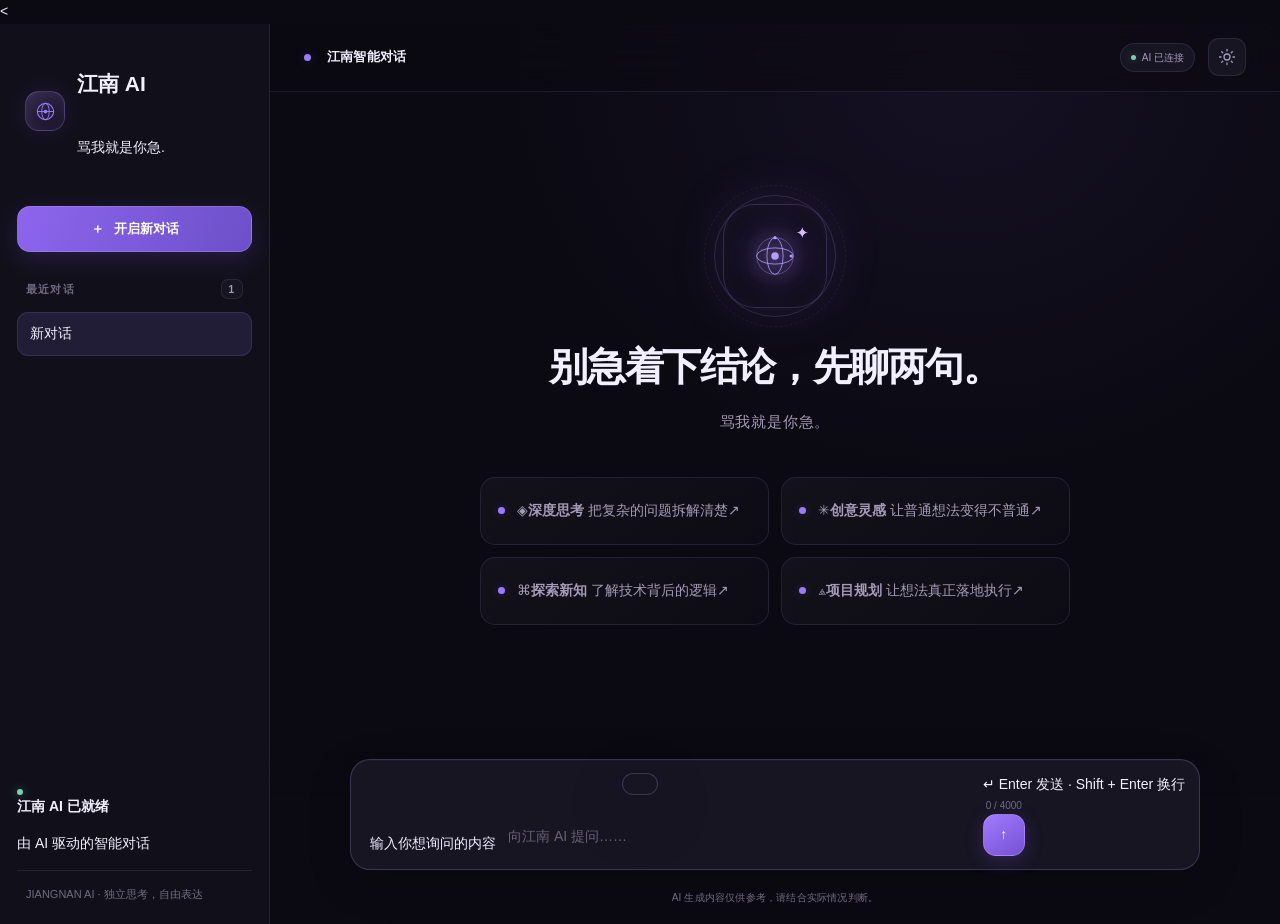
<file: index.html>
<
<head>
  <meta charset="UTF-8">
  <meta name="viewport" content="width=device-width, initial-scale=1.0">

  <!-- 网站基础信息 -->
  <title>江南 AI - 文明的AI助手</title>
  <meta name="description" content="江南 AI 是一款拥有独立人格与鲜明态度的 AI 智能对话助手，支持智能问答、学习辅助、创意交流和日常对话，打开网页即可体验。">

  <meta name="keywords" content="江南AI,江南人工智能,AI智能助手,人工智能对话,在线AI助手,智能问答,AI聊天">

  <meta name="author" content="江南 AI">
  <meta name="robots" content="index, follow">
  <meta name="theme-color" content="#0b0a12">
  <meta name="color-scheme" content="dark light">

  <!-- 搜索结果及社交分享信息 -->
  <meta property="og:type" content="website">
  <meta property="og:title" content="江南 AI - 文明的AI助手">
  <meta property="og:description" content="不止于回答，拥有独立思考与鲜明个性的 AI 对话助手。">
  <meta property="og:url" content="https://zhujianian19521636740-hash.github.io/JiangNan-ai/">
  <meta property="og:site_name" content="江南 AI">

  <!-- 网站地址 -->
  <link rel="canonical" href="https://zhujianian19521636740-hash.github.io/JiangNan-ai/">

  <!-- 网站图标 -->
  <link rel="icon" href="favicon.ico">

  <!-- 网站样式 -->
  <link rel="stylesheet" href="style.css">
</head>

<body>

  <div class="app" id="app">

    <!-- 左侧侧边栏 -->
    <aside class="sidebar" id="sidebar">

      <!-- 品牌区域 -->
      <div class="brand">

        <div class="brand-logo" aria-label="江南 AI 标志">
          <svg viewBox="0 0 40 40" width="28" height="28" fill="none" aria-hidden="true">
            <circle cx="20" cy="20" r="13" stroke="currentColor" stroke-width="1.7"/>
            <ellipse cx="20" cy="20" rx="6" ry="13" stroke="currentColor" stroke-width="1.5"/>
            <path d="M7 20H33" stroke="currentColor" stroke-width="1.5"/>
            <circle cx="20" cy="20" r="3" fill="currentColor"/>
          </svg>
        </div>

        <div class="brand-copy">
          <h1>江南 AI</h1>
          <p>骂我就是你急.</p>
        </div>

        <button
          class="icon-button sidebar-close"
          id="closeSidebar"
          type="button"
          aria-label="关闭侧边栏"
        >
          ×
        </button>

      </div>

      <!-- 新建对话 -->
      <button class="new-chat-button" id="newChatButton" type="button">
        <span class="plus-icon">＋</span>
        <span>开启新对话</span>
      </button>

      <!-- 历史记录 -->
      <div class="history-heading">
        <span>最近对话</span>
        <span class="history-count" id="historyCount">0</span>
      </div>

      <div class="history-list" id="historyList"></div>

      <!-- 侧边栏底部 -->
      <div class="sidebar-bottom">

        <div class="local-notice">
          <span class="status-dot"></span>

          <div>
            <strong>江南 AI 已就绪</strong>
            <p>由 AI 驱动的智能对话</p>
          </div>
        </div>

        <div class="sidebar-footer">
          <span>JIANGNAN AI</span>
          <span>·</span>
          <span>独立思考，自由表达</span>
        </div>

      </div>

    </aside>

    <!-- 手机端侧边栏遮罩 -->
    <div
      class="sidebar-overlay"
      id="sidebarOverlay"
      aria-hidden="true"
    ></div>

    <!-- 右侧主区域 -->
    <main class="main-panel" id="chatArea">

      <!-- 顶部导航 -->
      <header class="topbar">

        <div class="topbar-left">

          <button
            class="icon-button menu-button"
            id="menuButton"
            type="button"
            aria-label="打开菜单"
          >
            <span class="menu-lines">☰</span>
          </button>

          <div class="mobile-brand">
            <span class="mobile-brand-mark">
              <svg viewBox="0 0 40 40" width="19" height="19" fill="none" aria-hidden="true">
                <circle cx="20" cy="20" r="13" stroke="currentColor" stroke-width="2"/>
                <ellipse cx="20" cy="20" rx="6" ry="13" stroke="currentColor" stroke-width="1.7"/>
                <path d="M7 20H33" stroke="currentColor" stroke-width="1.7"/>
              </svg>
            </span>
            <span>江南 AI</span>
          </div>

          <div class="model-label">
            <span class="model-dot"></span>
            <span>江南智能对话</span>
          </div>

        </div>

        <div class="topbar-right">

          <span class="demo-badge">
            <span class="status-dot"></span>
            AI 已连接
          </span>

          <!-- 主题切换按钮：下一步由 script.js 添加功能 -->
          <button
            class="icon-button theme-toggle-button"
            id="themeToggleButton"
            type="button"
            aria-label="切换主题"
            title="切换深色 / 浅色主题"
          >
            <svg
              class="theme-icon"
              viewBox="0 0 24 24"
              width="19"
              height="19"
              fill="none"
              stroke="currentColor"
              stroke-width="1.7"
              stroke-linecap="round"
              stroke-linejoin="round"
              aria-hidden="true"
            >
              <circle cx="12" cy="12" r="4"/>
              <path d="M12 2V4"/>
              <path d="M12 20V22"/>
              <path d="M4.93 4.93L6.34 6.34"/>
              <path d="M17.66 17.66L19.07 19.07"/>
              <path d="M2 12H4"/>
              <path d="M20 12H22"/>
              <path d="M4.93 19.07L6.34 17.66"/>
              <path d="M17.66 6.34L19.07 4.93"/>
            </svg>
          </button>

        </div>

      </header>

      <!-- 聊天内容区域 -->
      <section class="chat-area">

        <!-- 欢迎页面 -->
        <div class="welcome" id="welcomeScreen">

          <!-- 原创抽象科技头像 -->
          <div class="welcome-orb" aria-hidden="true">

            <svg viewBox="0 0 100 100" width="54" height="54" fill="none">
              <circle cx="50" cy="50" r="34" stroke="currentColor" stroke-width="1.5" opacity=".45"/>
              <ellipse cx="50" cy="50" rx="15" ry="34" stroke="currentColor" stroke-width="1.5"/>
              <ellipse cx="50" cy="50" rx="34" ry="15" stroke="currentColor" stroke-width="1.5"/>
              <circle cx="50" cy="50" r="7" fill="currentColor"/>
              <circle cx="50" cy="16" r="3" fill="currentColor"/>
              <circle cx="80" cy="50" r="3" fill="currentColor"/>
            </svg>

            <span class="orb-sparkle sparkle-one">✦</span>
            <span class="orb-sparkle sparkle-two">✧</span>

          </div>

          <h2>别急着下结论，先聊两句。</h2>

          <p class="welcome-description">
            骂我就是你急。
          </p>

          <!-- 快捷提问 -->
          <div class="suggestion-grid" id="suggestionGrid">

            <button
              class="suggestion-card"
              type="button"
              data-prompt="帮我制定一份真正可执行的高效学习计划。"
            >
              <span class="suggestion-icon icon-blue">◈</span>

              <span class="suggestion-text">
                <strong>深度思考</strong>
                <span>把复杂的问题拆解清楚</span>
              </span>

              <span class="suggestion-arrow">↗</span>
            </button>

            <button
              class="suggestion-card"
              type="button"
              data-prompt="帮我构思一个有辨识度、有创意的品牌方案。"
            >
              <span class="suggestion-icon icon-purple">✳</span>

              <span class="suggestion-text">
                <strong>创意灵感</strong>
                <span>让普通想法变得不普通</span>
              </span>

              <span class="suggestion-arrow">↗</span>
            </button>

            <button
              class="suggestion-card"
              type="button"
              data-prompt="用通俗易懂的方式解释人工智能的工作原理。"
            >
              <span class="suggestion-icon icon-cyan">⌘</span>

              <span class="suggestion-text">
                <strong>探索新知</strong>
                <span>了解技术背后的逻辑</span>
              </span>

              <span class="suggestion-arrow">↗</span>
            </button>

            <button
              class="suggestion-card"
              type="button"
              data-prompt="帮我分析一个项目，从目标到执行给出完整方案。"
            >
              <span class="suggestion-icon icon-orange">⟁</span>

              <span class="suggestion-text">
                <strong>项目规划</strong>
                <span>让想法真正落地执行</span>
              </span>

              <span class="suggestion-arrow">↗</span>
            </button>

          </div>

        </div>

        <!-- 消息列表 -->
        <div class="message-list" id="messageList"></div>

        <!-- AI 正在思考 -->
        <div class="typing-row hidden" id="typingRow">

          <div class="ai-avatar small-avatar">
            <svg viewBox="0 0 40 40" width="21" height="21" fill="none" aria-hidden="true">
              <circle cx="20" cy="20" r="13" stroke="currentColor" stroke-width="1.6"/>
              <ellipse cx="20" cy="20" rx="6" ry="13" stroke="currentColor" stroke-width="1.5"/>
              <path d="M7 20H33" stroke="currentColor" stroke-width="1.5"/>
            </svg>
          </div>

          <div class="typing-bubble">
            <span></span>
            <span></span>
            <span></span>
            <span class="typing-label">正在思考</span>
          </div>

        </div>

        <div class="chat-bottom-anchor" id="chatBottomAnchor"></div>

      </section>

      <!-- 底部输入区域 -->
      <footer class="composer-area">

        <div class="composer-shell">

          <label class="visually-hidden" for="messageInput">
            输入你想询问的内容
          </label>

          <textarea
            id="messageInput"
            rows="1"
            maxlength="4000"
            placeholder="向江南 AI 提问……"
          ></textarea>

          <div class="composer-toolbar">

            <div class="composer-hint">
              <span class="hint-icon">↵</span>
              <span>Enter 发送 · Shift + Enter 换行</span>
            </div>

            <div class="composer-actions">

              <span class="character-count" id="characterCount">
                0 / 4000
              </span>

              <button
                class="send-button"
                id="sendButton"
                type="button"
                aria-label="发送消息"
                title="发送消息"
              >
                <span>↑</span>
              </button>

            </div>

          </div>

        </div>

        <p class="disclaimer">
          AI 生成内容仅供参考，请结合实际情况判断。
        </p>

      </footer>

    </main>

  </div>

  <!-- 消息提示 -->
  <div
    class="toast"
    id="toast"
    role="status"
    aria-live="polite"
  ></div>

  <script src="script.js"></script>

</body>
</html>
</file>
<file: style.css>
/* =========================================
   江南 AI · Dark Purple Technology UI
   原创视觉系统 | 深色默认 | 支持浅色主题
========================================= */

/* ---------- 1. 主题变量 ---------- */

:root {
  color-scheme: dark;

  --page-bg: #0b0a12;
  --page-bg-soft: #100e19;
  --panel-bg: #11101a;
  --panel-bg-2: #171522;
  --panel-hover: #201c30;

  --primary: #9b7aff;
  --primary-dark: #8058ed;
  --primary-light: rgba(155, 122, 255, 0.13);
  --primary-glow: rgba(155, 122, 255, 0.24);

  --text-main: #f2efff;
  --text-secondary: #a39bb8;
  --text-muted: #716a82;

  --border: rgba(183, 163, 255, 0.12);
  --border-strong: rgba(183, 163, 255, 0.22);

  --user-bubble: #27203a;
  --assistant-bubble: transparent;

  --sidebar-width: 270px;
  --topbar-height: 68px;

  --shadow:
    0 18px 60px rgba(0, 0, 0, 0.28);

  --radius-sm: 10px;
  --radius-md: 16px;
  --radius-lg: 22px;
  --radius-xl: 28px;

  --font-main:
    -apple-system,
    BlinkMacSystemFont,
    "Segoe UI",
    "PingFang SC",
    "Microsoft YaHei",
    "Noto Sans CJK SC",
    sans-serif;

  font-family: var(--font-main);
}

:root[data-theme="light"] {
  color-scheme: light;

  --page-bg: #f7f5fc;
  --page-bg-soft: #f0edf8;
  --panel-bg: #ffffff;
  --panel-bg-2: #f8f6fd;
  --panel-hover: #f0ebfb;

  --primary: #7955d9;
  --primary-dark: #6240bd;
  --primary-light: rgba(121, 85, 217, 0.10);
  --primary-glow: rgba(121, 85, 217, 0.15);

  --text-main: #211b31;
  --text-secondary: #746c83;
  --text-muted: #9a93a8;

  --border: rgba(91, 69, 145, 0.12);
  --border-strong: rgba(91, 69, 145, 0.22);

  --user-bubble: #eee8fc;
  --assistant-bubble: transparent;

  --shadow:
    0 18px 60px rgba(65, 43, 112, 0.07);
}

/* ---------- 2. 全局基础 ---------- */

* {
  box-sizing: border-box;
}

html,
body {
  width: 100%;
  min-width: 320px;
  height: 100%;
  margin: 0;
}

body {
  overflow: hidden;
  background: var(--page-bg);
  color: var(--text-main);
  font-family: var(--font-main);
  font-size: 14px;
  line-height: 1.7;
  -webkit-font-smoothing: antialiased;
  text-rendering: optimizeLegibility;
  transition:
    background 0.25s ease,
    color 0.25s ease;
}

button,
textarea,
input {
  font: inherit;
}

button {
  color: inherit;
}

button:focus-visible,
textarea:focus-visible,
input:focus-visible {
  outline: 2px solid var(--primary);
  outline-offset: 3px;
}

::selection {
  background: rgba(155, 122, 255, 0.35);
  color: var(--text-main);
}

.hidden {
  display: none !important;
}

/* 滚动条 */

* {
  scrollbar-width: thin;
  scrollbar-color: rgba(155, 122, 255, 0.25) transparent;
}

*::-webkit-scrollbar {
  width: 6px;
  height: 6px;
}

*::-webkit-scrollbar-track {
  background: transparent;
}

*::-webkit-scrollbar-thumb {
  background: rgba(155, 122, 255, 0.24);
  border-radius: 20px;
}

*::-webkit-scrollbar-thumb:hover {
  background: rgba(155, 122, 255, 0.45);
}

/* ---------- 3. 页面整体 ---------- */

.app {
  position: relative;
  display: flex;
  width: 100%;
  height: 100dvh;
  min-height: 0;
  overflow: hidden;
  background:
    radial-gradient(
      ellipse at 75% 5%,
      rgba(111, 72, 190, 0.10),
      transparent 34%
    ),
    var(--page-bg);
}

/* ---------- 4. 左侧边栏 ---------- */

.sidebar {
  position: relative;
  z-index: 20;
  display: flex;
  flex: 0 0 var(--sidebar-width);
  flex-direction: column;
  width: var(--sidebar-width);
  min-width: var(--sidebar-width);
  height: 100%;
  padding: 25px 17px 18px;
  overflow: hidden;
  background: var(--panel-bg);
  border-right: 1px solid var(--border);
  transition:
    background 0.25s ease,
    transform 0.25s ease;
}

.brand {
  display: flex;
  align-items: center;
  gap: 12px;
  min-height: 48px;
  padding: 0 8px;
  margin-bottom: 32px;
}

.brand-logo {
  display: flex;
  align-items: center;
  justify-content: center;
  flex: 0 0 40px;
  width: 40px;
  height: 40px;
  overflow: hidden;
  background:
    linear-gradient(
      145deg,
      rgba(171, 137, 255, 0.22),
      rgba(99, 66, 180, 0.08)
    );
  border: 1px solid rgba(171, 137, 255, 0.28);
  border-radius: 14px;
  box-shadow:
    0 0 24px rgba(139, 92, 246, 0.12),
    inset 0 0 12px rgba(171, 137, 255, 0.08);
}

.brand-logo svg {
  width: 25px;
  height: 25px;
  color: var(--primary);
}

.brand-copy {
  display: flex;
  flex-direction: column;
  min-width: 0;
}

.brand-copy strong {
  color: var(--text-main);
  font-size: 16px;
  font-weight: 750;
  letter-spacing: 0.5px;
  line-height: 1.35;
}

.brand-copy span {
  margin-top: 3px;
  color: var(--text-muted);
  font-size: 10px;
  letter-spacing: 1.5px;
}

#closeSidebar {
  display: none;
}

/* 新建对话 */

#newChatButton {
  display: flex;
  align-items: center;
  justify-content: center;
  gap: 10px;
  width: 100%;
  min-height: 46px;
  padding: 0 15px;
  color: #fff;
  font-size: 13px;
  font-weight: 650;
  background:
    linear-gradient(110deg, #8d65ed, #6d50c9);
  border: 1px solid rgba(194, 169, 255, 0.28);
  border-radius: 13px;
  box-shadow:
    0 8px 25px rgba(112, 77, 205, 0.22);
  cursor: pointer;
  transition:
    transform 0.2s ease,
    box-shadow 0.2s ease,
    filter 0.2s ease;
}

#newChatButton:hover {
  transform: translateY(-2px);
  filter: brightness(1.08);
  box-shadow:
    0 12px 30px rgba(112, 77, 205, 0.32);
}

#newChatButton:active {
  transform: scale(0.98);
}

/* 历史记录标题 */

.history-heading,
.sidebar-section-title {
  display: flex;
  align-items: center;
  justify-content: space-between;
  padding: 27px 9px 11px;
  color: var(--text-muted);
  font-size: 11px;
  font-weight: 650;
  letter-spacing: 1.2px;
  text-transform: uppercase;
}

#historyCount {
  display: inline-flex;
  align-items: center;
  justify-content: center;
  min-width: 22px;
  height: 20px;
  padding: 0 6px;
  color: var(--text-secondary);
  font-size: 10px;
  background: var(--panel-bg-2);
  border: 1px solid var(--border);
  border-radius: 7px;
}

#historyList {
  flex: 1;
  min-height: 0;
  padding: 2px 0 14px;
  overflow-y: auto;
}

/* 历史记录 */

.history-item {
  position: relative;
  display: flex;
  align-items: center;
  gap: 7px;
  min-height: 43px;
  padding: 5px 8px;
  margin-bottom: 4px;
  color: var(--text-secondary);
  background: transparent;
  border: 1px solid transparent;
  border-radius: 11px;
  transition: 0.18s ease;
}

.history-item:hover {
  color: var(--text-main);
  background: var(--panel-hover);
}

.history-item.active,
.history-item.selected {
  color: var(--text-main);
  background: var(--primary-light);
  border-color: var(--border);
}

.history-select {
  display: flex;
  flex: 1;
  align-items: center;
  min-width: 0;
  padding: 4px;
  overflow: hidden;
  color: inherit;
  text-align: left;
  text-overflow: ellipsis;
  white-space: nowrap;
  background: transparent;
  border: 0;
  cursor: pointer;
}

.delete-chat-button {
  display: flex;
  align-items: center;
  justify-content: center;
  flex: 0 0 28px;
  width: 28px;
  height: 28px;
  color: var(--text-muted);
  background: transparent;
  border: 0;
  border-radius: 8px;
  opacity: 0;
  cursor: pointer;
  transition: 0.18s ease;
}

.history-item:hover .delete-chat-button {
  opacity: 1;
}

.delete-chat-button:hover {
  color: #ff7c91;
  background: rgba(255, 100, 130, 0.10);
}

.history-empty {
  padding: 20px 10px;
  color: var(--text-muted);
  font-size: 12px;
  text-align: center;
}

/* 侧边栏底部 */

.sidebar-footer {
  padding: 14px 9px 2px;
  border-top: 1px solid var(--border);
}

.sidebar-footer,
.sidebar-footer * {
  color: var(--text-muted);
  font-size: 11px;
}

.sidebar-footer .status-dot,
.status-dot {
  display: inline-block;
  width: 6px;
  height: 6px;
  margin-right: 7px;
  vertical-align: middle;
  background: #7dceaa;
  border-radius: 50%;
  box-shadow: 0 0 9px rgba(125, 206, 170, 0.4);
}

/* ---------- 5. 右侧主区域 ---------- */

.main-panel {
  position: relative;
  display: flex;
  flex: 1;
  flex-direction: column;
  min-width: 0;
  height: 100%;
  overflow: hidden;
}

/* 顶部导航 */

.topbar {
  position: relative;
  z-index: 5;
  display: flex;
  align-items: center;
  justify-content: space-between;
  flex: 0 0 var(--topbar-height);
  height: var(--topbar-height);
  padding: 0 34px;
  background: rgba(11, 10, 18, 0.55);
  border-bottom: 1px solid var(--border);
  backdrop-filter: blur(20px);
  -webkit-backdrop-filter: blur(20px);
}

:root[data-theme="light"] .topbar {
  background: rgba(255, 255, 255, 0.72);
}

.topbar-left,
.topbar-right {
  display: flex;
  align-items: center;
  gap: 13px;
}

.topbar-right {
  justify-content: flex-end;
}

#menuButton {
  display: none;
  align-items: center;
  justify-content: center;
  width: 38px;
  height: 38px;
  color: var(--text-secondary);
  background: transparent;
  border: 1px solid var(--border);
  border-radius: 11px;
  cursor: pointer;
}

.mobile-brand {
  display: none;
  align-items: center;
  gap: 8px;
  color: var(--text-main);
  font-size: 14px;
  font-weight: 700;
}

.mobile-brand-mark {
  display: flex;
  align-items: center;
  justify-content: center;
  width: 29px;
  height: 29px;
  color: var(--primary);
  background: var(--primary-light);
  border: 1px solid var(--border);
  border-radius: 9px;
}

.mobile-brand-mark svg {
  width: 19px;
  height: 19px;
}

.model-label {
  display: inline-flex;
  align-items: center;
  gap: 8px;
  color: var(--text-main);
  font-size: 13px;
  font-weight: 650;
  letter-spacing: 0.2px;
}

.model-label::before {
  content: "";
  width: 7px;
  height: 7px;
  background: var(--primary);
  border-radius: 50%;
  box-shadow: 0 0 12px var(--primary-glow);
}

.demo-badge {
  display: inline-flex;
  align-items: center;
  gap: 6px;
  padding: 5px 10px;
  color: var(--text-secondary);
  font-size: 10px;
  background: var(--panel-bg-2);
  border: 1px solid var(--border);
  border-radius: 20px;
}

.demo-badge .status-dot {
  width: 5px;
  height: 5px;
  margin: 0;
}

/* 主题切换按钮 */

.theme-toggle-button {
  display: inline-flex;
  align-items: center;
  justify-content: center;
  width: 38px;
  height: 38px;
  color: var(--text-secondary);
  background: var(--panel-bg-2);
  border: 1px solid var(--border);
  border-radius: 11px;
  cursor: pointer;
  transition: 0.2s ease;
}

#themeToggleButton {
  display: inline-flex;
  align-items: center;
  justify-content: center;
  width: 38px;
  height: 38px;
  color: var(--text-secondary);
  background: var(--panel-bg-2);
  border: 1px solid var(--border);
  border-radius: 11px;
  cursor: pointer;
  transition: 0.2s ease;
}

#themeToggleButton:hover {
  color: var(--primary);
  background: var(--primary-light);
  border-color: var(--border-strong);
  transform: rotate(8deg);
}

#themeToggleButton svg {
  width: 18px;
  height: 18px;
}

/* ---------- 6. 聊天内容区域 ---------- */

.chat-area {
  position: relative;
  display: flex;
  flex: 1;
  flex-direction: column;
  min-height: 0;
  padding: 35px 30px 25px;
  overflow-x: hidden;
  overflow-y: auto;
  scroll-behavior: smooth;
}

/* 欢迎页面 */

.welcome {
  display: flex;
  flex-direction: column;
  align-items: center;
  justify-content: center;
  width: 100%;
  max-width: 760px;
  min-height: 100%;
  margin: 0 auto;
  padding: 35px 0 45px;
  text-align: center;
  animation: welcome-enter 0.65s ease both;
}

@keyframes welcome-enter {
  from {
    opacity: 0;
    transform: translateY(15px);
  }

  to {
    opacity: 1;
    transform: translateY(0);
  }
}

/* 欢迎页原创科技符号 */

.welcome-orb {
  position: relative;
  display: flex;
  align-items: center;
  justify-content: center;
  width: 104px;
  height: 104px;
  margin-bottom: 30px;
  background:
    radial-gradient(
      circle at 50% 50%,
      rgba(164, 126, 255, 0.22),
      rgba(112, 73, 190, 0.08) 48%,
      transparent 72%
    );
  border: 1px solid rgba(174, 143, 255, 0.24);
  border-radius: 32px;
  box-shadow:
    0 0 55px rgba(137, 93, 227, 0.16),
    inset 0 0 30px rgba(160, 125, 255, 0.08);
  animation: orb-float 5s ease-in-out infinite;
}

.welcome-orb::before,
.welcome-orb::after {
  position: absolute;
  content: "";
  border: 1px solid rgba(177, 149, 255, 0.18);
  border-radius: 50%;
}

.welcome-orb::before {
  inset: -10px;
}

.welcome-orb::after {
  inset: -20px;
  border-style: dashed;
  opacity: 0.5;
}

.welcome-orb svg {
  position: relative;
  z-index: 1;
  width: 54px;
  height: 54px;
  color: #b79aff;
  filter: drop-shadow(0 0 12px rgba(167, 139, 250, 0.55));
}

@keyframes orb-float {
  0%,
  100% {
    transform: translateY(0);
  }

  50% {
    transform: translateY(-7px);
  }
}

.orb-letter {
  color: var(--primary);
  font-size: 30px;
  font-weight: 800;
}

.orb-sparkle {
  position: absolute;
  top: 15px;
  right: 17px;
  color: #d0baff;
  font-size: 15px;
}

.welcome-eyebrow {
  margin-bottom: 13px;
  color: var(--primary);
  font-size: 10px;
  font-weight: 700;
  letter-spacing: 3px;
  text-transform: uppercase;
}

.welcome h2 {
  max-width: 100%;
  margin: 0;
  color: var(--text-main);
  font-size: clamp(27px, 4vw, 39px);
  font-weight: 760;
  letter-spacing: -1.4px;
  line-height: 1.4;
}

.welcome-description {
  margin: 13px 0 0;
  color: var(--text-secondary);
  font-size: 15px;
  font-weight: 450;
  letter-spacing: 0.8px;
}

/* ---------- 7. 快捷提问卡片 ---------- */

#suggestionGrid,
.suggestion-grid {
  display: grid;
  grid-template-columns: repeat(2, minmax(0, 1fr));
  gap: 12px;
  width: 100%;
  max-width: 590px;
  margin-top: 42px;
}

.suggestion-card {
  position: relative;
  display: flex;
  align-items: center;
  min-height: 68px;
  padding: 15px 17px;
  color: var(--text-secondary);
  text-align: left;
  background:
    linear-gradient(
      145deg,
      rgba(255, 255, 255, 0.035),
      rgba(255, 255, 255, 0.012)
    );
  border: 1px solid var(--border);
  border-radius: 15px;
  cursor: pointer;
  transition:
    transform 0.2s ease,
    border-color 0.2s ease,
    background 0.2s ease,
    box-shadow 0.2s ease;
}

:root[data-theme="light"] .suggestion-card {
  background: #fff;
}

.suggestion-card::before {
  content: "";
  flex: 0 0 7px;
  width: 7px;
  height: 7px;
  margin-right: 12px;
  background: var(--primary);
  border-radius: 50%;
  box-shadow: 0 0 10px var(--primary-glow);
}

.suggestion-card:hover {
  color: var(--text-main);
  background: var(--primary-light);
  border-color: var(--border-strong);
  box-shadow: 0 9px 25px rgba(91, 61, 160, 0.10);
  transform: translateY(-3px);
}

.suggestion-card:active {
  transform: scale(0.98);
}

/* ---------- 8. 消息列表 ---------- */

#messageList {
  display: flex;
  flex-direction: column;
  gap: 25px;
  width: 100%;
  max-width: 850px;
  margin: 0 auto;
  padding: 15px 0 30px;
}

.message-row {
  display: flex;
  align-items: flex-start;
  gap: 13px;
  width: 100%;
  animation: message-enter 0.25s ease both;
}

@keyframes message-enter {
  from {
    opacity: 0;
    transform: translateY(7px);
  }

  to {
    opacity: 1;
    transform: translateY(0);
  }
}

.message-row.user {
  flex-direction: row-reverse;
}

.message-content {
  display: flex;
  flex: 1;
  flex-direction: column;
  align-items: flex-start;
  min-width: 0;
  max-width: calc(100% - 50px);
}

.message-row.user .message-content {
  align-items: flex-end;
}

.message-author {
  margin: 0 0 7px 2px;
  color: var(--text-muted);
  font-size: 11px;
  font-weight: 600;
}

.message-row.user .message-author {
  margin-right: 2px;
  margin-left: 0;
}

.message-bubble {
  max-width: min(100%, 700px);
  padding: 14px 18px;
  color: var(--text-main);
  font-size: 14px;
  line-height: 1.85;
  overflow-wrap: anywhere;
  border-radius: 5px 17px 17px 17px;
}

.message-row.assistant .message-bubble {
  background: var(--assistant-bubble);
  border: 1px solid var(--border);
  border-radius: 5px 17px 17px 17px;
}

.message-row.user .message-bubble {
  color: var(--text-main);
  background: var(--user-bubble);
  border: 1px solid var(--border-strong);
  border-radius: 17px 5px 17px 17px;
}

.message-time {
  margin-top: 6px;
  color: var(--text-muted);
  font-size: 10px;
}

/* AI 头像 */

.ai-avatar,
.small-avatar {
  display: flex;
  align-items: center;
  justify-content: center;
  flex: 0 0 36px;
  width: 36px;
  height: 36px;
  color: #bda7ff;
  background:
    linear-gradient(
      145deg,
      rgba(157, 121, 255, 0.22),
      rgba(92, 61, 157, 0.13)
    );
  border: 1px solid rgba(177, 145, 255, 0.24);
  border-radius: 12px;
  box-shadow: 0 0 18px rgba(139, 92, 246, 0.10);
}

.ai-avatar svg,
.small-avatar svg {
  width: 21px;
  height: 21px;
  color: var(--primary);
}

.message-row.user .ai-avatar {
  display: none;
}

/* Markdown 排版 */

.message-bubble p {
  margin: 0 0 12px;
}

.message-bubble p:last-child {
  margin-bottom: 0;
}

.message-bubble strong,
.message-bubble b {
  color: var(--text-main);
  font-weight: 750;
}

.message-bubble h1,
.message-bubble h2,
.message-bubble h3,
.message-bubble h4 {
  margin: 18px 0 10px;
  color: var(--text-main);
  font-weight: 750;
  line-height: 1.5;
}

.message-bubble h1 {
  font-size: 20px;
}

.message-bubble h2 {
  font-size: 18px;
}

.message-bubble h3,
.message-bubble h4 {
  font-size: 15px;
}

.message-bubble ul,
.message-bubble ol {
  padding-left: 23px;
  margin: 9px 0 13px;
}

.message-bubble li {
  padding-left: 3px;
  margin: 5px 0;
}

.message-bubble li::marker {
  color: var(--primary);
}

.message-bubble blockquote {
  padding: 9px 14px;
  margin: 12px 0;
  color: var(--text-secondary);
  background: var(--primary-light);
  border-left: 3px solid var(--primary);
  border-radius: 0 9px 9px 0;
}

.message-bubble code {
  padding: 2px 6px;
  color: #c8afff;
  font-family: Consolas, Monaco, monospace;
  font-size: 0.9em;
  background: rgba(155, 122, 255, 0.12);
  border: 1px solid var(--border);
  border-radius: 5px;
}

:root[data-theme="light"] .message-bubble code {
  color: #6843b5;
}

.message-bubble pre {
  max-width: 100%;
  padding: 15px;
  margin: 13px 0;
  overflow-x: auto;
  color: #e5dcff;
  background: #171421;
  border: 1px solid var(--border);
  border-radius: 12px;
}

.message-bubble pre code {
  padding: 0;
  color: inherit;
  background: transparent;
  border: 0;
}

.message-bubble hr {
  height: 1px;
  margin: 17px 0;
  background: var(--border);
  border: 0;
}

.message-bubble a {
  color: var(--primary);
  text-decoration: underline;
  text-underline-offset: 3px;
}

/* ---------- 9. 正在思考动画 ---------- */

.typing-row {
  display: flex;
  align-items: flex-start;
  gap: 12px;
  width: 100%;
  max-width: 850px;
  margin: 0 auto;
  padding: 0 0 15px;
}

.typing-bubble {
  display: flex;
  align-items: center;
  gap: 5px;
  min-height: 36px;
  padding: 0 14px;
  background: var(--panel-bg-2);
  border: 1px solid var(--border);
  border-radius: 12px;
}

.typing-bubble span {
  display: block;
  width: 5px;
  height: 5px;
  background: var(--primary);
  border-radius: 50%;
  animation: typing-pulse 1.2s infinite ease-in-out;
}

.typing-bubble span:nth-child(2) {
  animation-delay: 0.15s;
}

.typing-bubble span:nth-child(3) {
  animation-delay: 0.3s;
}

@keyframes typing-pulse {
  0%,
  60%,
  100% {
    opacity: 0.35;
    transform: translateY(0);
  }

  30% {
    opacity: 1;
    transform: translateY(-4px);
  }
}

.typing-label {
  align-self: center;
  margin-left: 4px;
  color: var(--text-muted);
  font-size: 11px;
}

/* ---------- 10. 输入区域 ---------- */

.composer-area {
  position: relative;
  z-index: 3;
  flex: 0 0 auto;
  width: 100%;
  padding: 12px 25px 17px;
  background:
    linear-gradient(
      to top,
      var(--page-bg) 72%,
      transparent
    );
}

.composer-shell {
  display: flex;
  align-items: flex-end;
  gap: 12px;
  width: 100%;
  max-width: 850px;
  min-height: 66px;
  padding: 13px 14px 13px 19px;
  margin: 0 auto;
  background: var(--panel-bg-2);
  border: 1px solid var(--border-strong);
  border-radius: 20px;
  box-shadow:
    0 12px 45px rgba(0, 0, 0, 0.16),
    inset 0 1px 0 rgba(255, 255, 255, 0.025);
  transition:
    border-color 0.2s ease,
    box-shadow 0.2s ease,
    background 0.2s ease;
}

.composer-shell:focus-within {
  border-color: rgba(155, 122, 255, 0.55);
  box-shadow:
    0 0 0 4px rgba(155, 122, 255, 0.08),
    0 12px 45px rgba(0, 0, 0, 0.16);
}

#messageInput {
  display: block;
  flex: 1;
  width: 100%;
  min-width: 0;
  min-height: 38px;
  max-height: 180px;
  padding: 8px 0;
  resize: none;
  color: var(--text-main);
  font-size: 14px;
  line-height: 1.65;
  background: transparent;
  border: 0;
  outline: none;
  box-shadow: none;
}

#messageInput:focus {
  outline: none;
  box-shadow: none;
}

#messageInput::placeholder {
  color: var(--text-muted);
  opacity: 0.9;
}

#characterCount {
  align-self: center;
  flex: 0 0 auto;
  padding: 0 3px;
  color: var(--text-muted);
  font-size: 10px;
}

/* 发送按钮 */

#sendButton {
  display: flex;
  align-items: center;
  justify-content: center;
  flex: 0 0 42px;
  width: 42px;
  height: 42px;
  color: #fff;
  background:
    linear-gradient(145deg, #a17aff, #7651d3);
  border: 1px solid rgba(205, 183, 255, 0.28);
  border-radius: 13px;
  box-shadow: 0 5px 18px rgba(124, 82, 220, 0.25);
  cursor: pointer;
  transition:
    transform 0.2s ease,
    filter 0.2s ease,
    opacity 0.2s ease;
}

#sendButton:hover {
  filter: brightness(1.12);
  transform: translateY(-2px);
}

#sendButton:active {
  transform: scale(0.95);
}

#sendButton:disabled {
  opacity: 0.45;
  cursor: not-allowed;
  transform: none;
}

#sendButton svg {
  width: 19px;
  height: 19px;
}

/* 输入框下方说明 */

.disclaimer {
  max-width: 850px;
  padding: 9px 5px 0;
  margin: 0 auto;
  color: var(--text-muted);
  font-size: 10px;
  text-align: center;
  letter-spacing: 0.2px;
}

/* ---------- 11. 提示消息 ---------- */

#toast,
.toast {
  position: fixed;
  z-index: 100;
  bottom: 105px;
  left: 50%;
  max-width: calc(100% - 30px);
  padding: 10px 17px;
  color: var(--text-main);
  font-size: 12px;
  background: var(--panel-bg-2);
  border: 1px solid var(--border-strong);
  border-radius: 12px;
  box-shadow: var(--shadow);
  transform: translateX(-50%);
  animation: toast-enter 0.2s ease both;
}

@keyframes toast-enter {
  from {
    opacity: 0;
    margin-bottom: -5px;
  }

  to {
    opacity: 1;
    margin-bottom: 0;
  }
}

/* ---------- 12. 手机侧栏遮罩 ---------- */

.sidebar-overlay {
  position: fixed;
  z-index: 15;
  inset: 0;
  background: rgba(4, 3, 10, 0.65);
  opacity: 0;
  visibility: hidden;
  transition: 0.25s ease;
  backdrop-filter: blur(3px);
}

.sidebar-overlay.show,
.sidebar-overlay.active {
  opacity: 1;
  visibility: visible;
}

/* ---------- 13. 浅色主题细节 ---------- */

:root[data-theme="light"] .app {
  background:
    radial-gradient(
      ellipse at 75% 5%,
      rgba(155, 122, 255, 0.09),
      transparent 36%
    ),
    var(--page-bg);
}

:root[data-theme="light"] .welcome-orb {
  background:
    radial-gradient(
      circle,
      rgba(155, 122, 255, 0.16),
      rgba(155, 122, 255, 0.03) 70%
    );
  box-shadow:
    0 0 45px rgba(137, 93, 227, 0.10);
}

:root[data-theme="light"] .welcome-orb svg {
  color: #8058d8;
}

:root[data-theme="light"] .composer-shell {
  background: #fff;
  box-shadow:
    0 12px 40px rgba(65, 43, 112, 0.08);
}

:root[data-theme="light"] .message-row.assistant .message-bubble {
  color: var(--text-main);
}

:root[data-theme="light"] .message-row.user .message-bubble {
  color: #30234c;
  background: #eee8fc;
}

:root[data-theme="light"] .message-bubble pre {
  color: #f0eaff;
  background: #211a31;
}

/* ---------- 14. 平板与手机适配 ---------- */

@media (max-width: 900px) {
  :root {
    --sidebar-width: 245px;
  }

  .topbar {
    padding: 0 22px;
  }

  .chat-area {
    padding-right: 22px;
    padding-left: 22px;
  }

  .composer-area {
    padding-right: 18px;
    padding-left: 18px;
  }
}

@media (max-width: 680px) {
  body {
    font-size: 13px;
  }

  .app {
    position: relative;
  }

  .sidebar {
    position: fixed;
    z-index: 30;
    top: 0;
    bottom: 0;
    left: 0;
    width: min(290px, 85vw);
    min-width: 0;
    height: 100%;
    transform: translateX(-105%);
    box-shadow: 20px 0 60px rgba(0, 0, 0, 0.25);
  }

  .sidebar.open,
  .sidebar.active,
  .sidebar.show {
    transform: translateX(0);
  }

  #closeSidebar {
    display: flex;
    align-items: center;
    justify-content: center;
    width: 34px;
    height: 34px;
    margin-left: auto;
    color: var(--text-secondary);
    background: var(--panel-bg-2);
    border: 1px solid var(--border);
    border-radius: 10px;
    cursor: pointer;
  }

  #menuButton {
    display: flex;
  }

  .topbar {
    flex-basis: 59px;
    height: 59px;
    padding: 0 14px;
  }

  .topbar-left,
  .topbar-right {
    gap: 9px;
  }

  .mobile-brand {
    display: flex;
  }

  .model-label {
    display: none;
  }

  .demo-badge {
    padding: 4px 8px;
    font-size: 9px;
  }

  #themeToggleButton {
    width: 35px;
    height: 35px;
  }

  .chat-area {
    padding: 20px 15px 15px;
  }

  .welcome {
    padding: 30px 0;
  }

  .welcome-orb {
    width: 84px;
    height: 84px;
    margin-bottom: 25px;
    border-radius: 26px;
  }

  .welcome-orb svg {
    width: 45px;
    height: 45px;
  }

  .welcome h2 {
    font-size: 27px;
    letter-spacing: -0.8px;
  }

  .welcome-description {
    margin-top: 10px;
    font-size: 13px;
  }

  #suggestionGrid,
  .suggestion-grid {
    grid-template-columns: 1fr;
    gap: 9px;
    max-width: 420px;
    margin-top: 30px;
  }

  .suggestion-card {
    min-height: 54px;
    padding: 11px 14px;
    font-size: 12px;
  }

  #messageList {
    gap: 19px;
    padding-top: 10px;
  }

  .message-row {
    gap: 9px;
  }

  .ai-avatar,
  .small-avatar {
    flex-basis: 31px;
    width: 31px;
    height: 31px;
    border-radius: 10px;
  }

  .ai-avatar svg,
  .small-avatar svg {
    width: 18px;
    height: 18px;
  }

  .message-content {
    max-width: calc(100% - 40px);
  }

  .message-bubble {
    padding: 11px 13px;
    font-size: 13px;
  }

  .composer-area {
    padding: 9px 12px 12px;
  }

  .composer-shell {
    min-height: 58px;
    gap: 8px;
    padding: 8px 9px 8px 14px;
    border-radius: 17px;
  }

  #messageInput {
    min-height: 38px;
    font-size: 13px;
  }

  #sendButton {
    flex-basis: 39px;
    width: 39px;
    height: 39px;
    border-radius: 12px;
  }

  .disclaimer {
    padding-top: 7px;
    font-size: 9px;
  }

  .typing-row {
    gap: 9px;
  }

  .delete-chat-button {
    opacity: 1;
  }
}

@media (max-width: 380px) {
  .welcome h2 {
    font-size: 24px;
  }

  .topbar {
    padding: 0 10px;
  }

  .mobile-brand {
    font-size: 12px;
  }

  .demo-badge {
    display: none;
  }

  .composer-area {
    padding-right: 9px;
    padding-left: 9px;
  }
}

/* ---------- 15. 减少动态效果 ---------- */

@media (prefers-reduced-motion: reduce) {
  *,
  *::before,
  *::after {
    scroll-behavior: auto !important;
    animation-duration: 0.01ms !important;
    animation-iteration-count: 1 !important;
    transition-duration: 0.01ms !important;
  }
}

/* ===== 江南 AI 页面布局统一修复 ===== */

/* 主聊天区域 */
.main-panel {
  display: flex;
  flex-direction: column;
  min-width: 0;
  min-height: 0;
}

/* 聊天内容滚动区域 */
.chat-area {
  width: 100%;
  flex: 1 1 auto;
  min-height: 0;
  display: flex;
  flex-direction: column;
  align-items: center;
  padding: 32px 24px;
  box-sizing: border-box;
}

/* 欢迎页面整体居中 */
#welcomeScreen {
  width: 100%;
  max-width: 760px;
  min-height: 100%;
  margin: auto;
  display: flex;
  flex-direction: column;
  align-items: center;
  justify-content: center;
  text-align: center;
  box-sizing: border-box;
}

/* 欢迎标题 */
#welcomeScreen h1,
#welcomeScreen h2 {
  width: 100%;
  text-align: center;
  line-height: 1.5;
  margin-left: auto;
  margin-right: auto;
}

/* 欢迎副标题 */
#welcomeScreen .welcome-description {
  width: 100%;
  text-align: center;
  margin-left: auto;
  margin-right: auto;
}

/* 快捷提问区域 */
#suggestionGrid {
  width: 100%;
  max-width: 590px;
  margin-left: auto;
  margin-right: auto;
  box-sizing: border-box;
}

/* 聊天消息区域 */
#messageList,
#typingRow {
  width: 100%;
  max-width: 850px;
  margin-left: auto;
  margin-right: auto;
  box-sizing: border-box;
}

/* 底部输入区域 */
.composer-area {
  width: 100%;
  display: flex;
  flex-direction: column;
  align-items: center;
  padding-left: 24px;
  padding-right: 24px;
  box-sizing: border-box;
}

/* 输入框 */
.composer-shell {
  width: 100%;
  max-width: 850px;
  margin-left: auto;
  margin-right: auto;
  box-sizing: border-box;
}

/* 底部提示文字 */
.disclaimer {
  width: 100%;
  max-width: 850px;
  margin-left: auto;
  margin-right: auto;
  text-align: center;
}

/* 手机端适配 */
@media (max-width: 680px) {
  .chat-area {
    padding: 20px 14px;
  }

  .composer-area {
    padding-left: 12px;
    padding-right: 12px;
  }

  #welcomeScreen {
    padding: 25px 0;
  }
}

/* ===== 江南 AI 两处排版微调 ===== */

/* 左侧品牌区域 */
.brand {
  display: flex;
  align-items: center;
  gap: 12px;
}
.brand-copy {
  display: flex;
  flex-direction: column;
  align-items: flex-start;
  justify-content: center;
  min-width: 0;
  flex: 1;
  gap: 3px;
  text-align: left;
}

.brand-copy > * {
  margin-left: 0;
  text-align: left;
}

.brand-copy > * {
  text-align: left;
}

/* 底部输入框整体居中 */
.composer-area {
  width: 100%;
  flex: 0 0 auto;
  display: flex;
  flex-direction: column;
  align-items: center;
  padding: 12px 24px 18px;
  margin: 0;
  box-sizing: border-box;
}

.composer-shell {
  width: 100%;
  max-width: 850px;
  margin: 0 auto;
  box-sizing: border-box;
}

.composer-area .disclaimer {
  width: 100%;
  max-width: 850px;
  margin: 10px auto 0;
  text-align: center;
  box-sizing: border-box;
}

.composer-shell {
  width: 100%;
  max-width: 850px;
  margin-left: auto;
  margin-right: auto;
  box-sizing: border-box;
}

.disclaimer {
  width: 100%;
  max-width: 850px;
  margin-left: auto;
  margin-right: auto;
  text-align: center;
  box-sizing: border-box;
}
</file>
